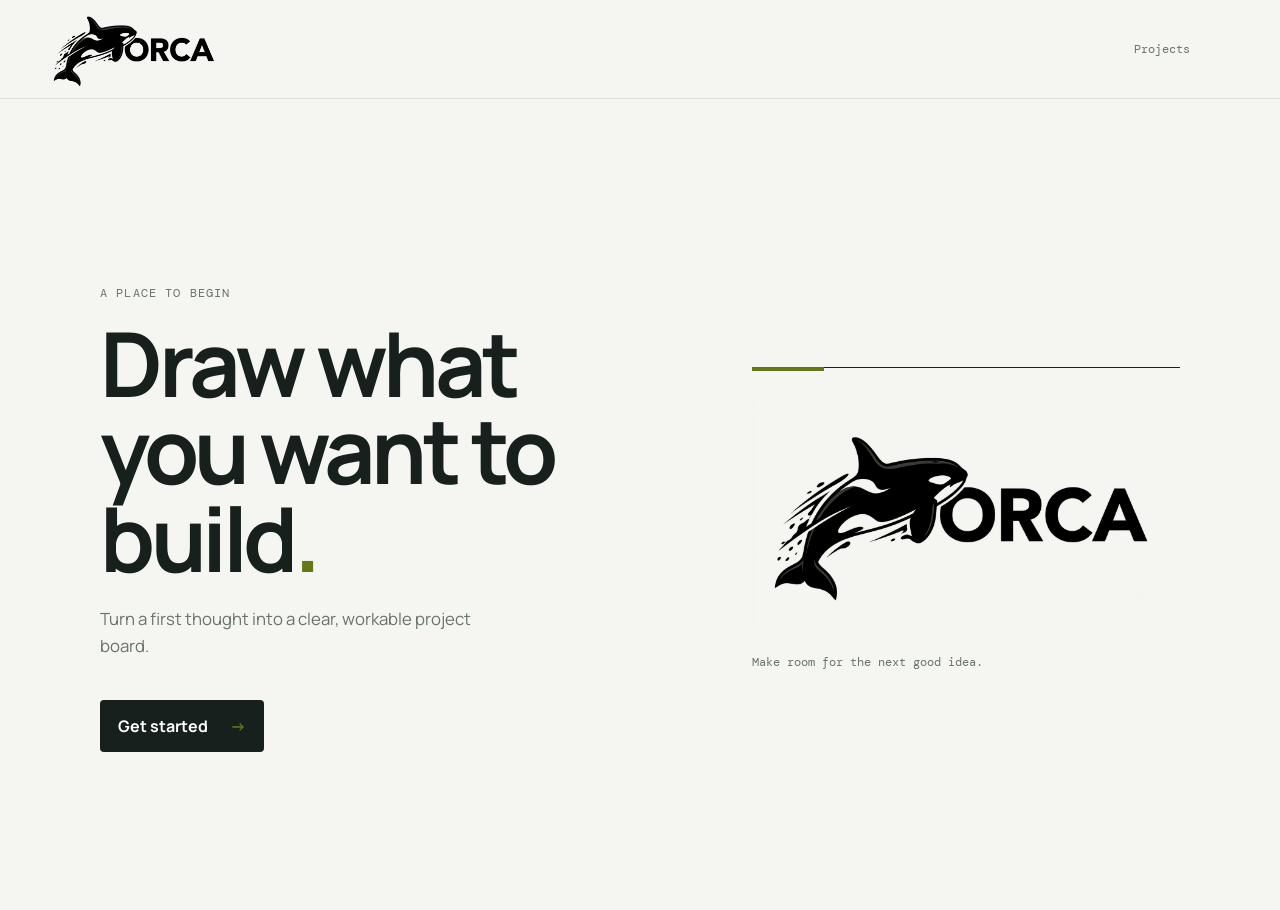
<file: index.html>
<!DOCTYPE html>
<html lang="en">
<head>
    <meta charset="UTF-8">
    <meta name="viewport" content="width=device-width, initial-scale=1.0">
    <title>ORCA</title>
    <link rel="stylesheet" href="./css/homestyle.css">
    <link rel="shortcut icon" href="./assets/logo.png" type="image/x-icon">
</head>
<body>
    <header class="home-header">
        <a class="brand" href="./index.html" aria-label="ORCA home">
            <img src="./assets/logo.png" alt="ORCA">
        </a>
        <a class="header-link" href="./html/projects-page.html">Projects</a>
    </header>

    <main class="home-main">
        <section class="home-copy" aria-labelledby="home-title">
            <p class="eyebrow">A place to begin</p>
            <h1 id="home-title">Draw what you want to build<span class="title-mark" aria-hidden="true">.</span></h1>
            <p class="home-description">Turn a first thought into a clear, workable project board.</p>
            <a class="start-link" href="./html/projects-page.html">Get started <span aria-hidden="true">-&gt;</span></a>
        </section>
        <section class="home-visual" aria-label="ORCA identity">
            <div class="visual-rule"></div>
            <img src="./assets/logo.png" alt="Orca illustration and ORCA wordmark">
            <p>Make room for the next good idea.</p>
        </section>
    </main>
</body>
</html>
</file>
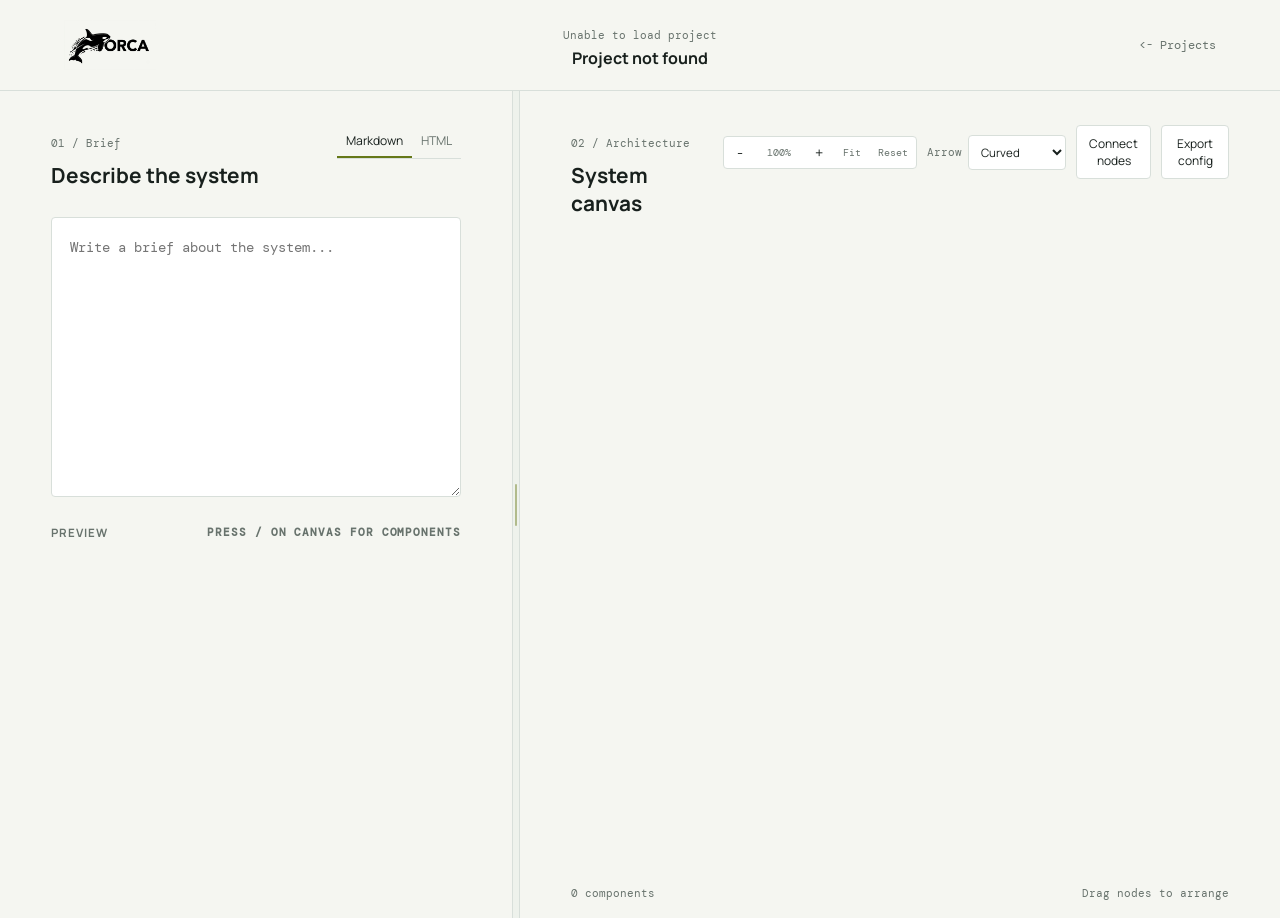
<file: html/drawboard.html>
<!DOCTYPE html>
<html lang="en">
<head>
    <meta charset="UTF-8">
    <meta name="viewport" content="width=device-width, initial-scale=1.0">
    <link rel="stylesheet" href="../css/drawboard.css">
    <script src="../js/drawboard.js" type="module"></script>
    <title>ORCA | Drawboard</title>
</head>
<body>
    <header class="drawboard-header">
        <a class="brand" href="../index.html" aria-label="ORCA home"><img src="../assets/logo.png" alt="ORCA"></a>
        <div class="board-title-wrap">
            <span class="board-status" id="save-status">Saved locally</span>
            <h1 id="project-title">Loading project</h1>
        </div>
        <a class="back-link" href="./projects-page.html">&lt;- Projects</a>
    </header>

    <main class="workspace" id="workspace">
        <section class="editor-panel" aria-labelledby="editor-heading">
            <div class="panel-heading">
                <div>
                    <p class="eyebrow">01 / Brief</p>
                    <h2 id="editor-heading">Describe the system</h2>
                </div>
                <div class="editor-tabs" role="tablist" aria-label="Editor mode">
                    <button class="editor-tab active" data-mode="markdown" role="tab" type="button">Markdown</button>
                    <button class="editor-tab" data-mode="html" role="tab" type="button">HTML</button>
                </div>
            </div>
            <div class="editor-shell">
                <textarea id="editor-input" spellcheck="false" placeholder="Write a brief about the system..."></textarea>
            </div>
            <div class="preview-heading"><span>Preview</span><span class="shortcut-hint">Press / on canvas for components</span></div>
            <article id="editor-preview" class="editor-preview"></article>
        </section>
        <div class="panel-resizer" id="panel-resizer" role="separator" aria-label="Resize brief and architecture panels" aria-valuemin="30" aria-valuemax="70" aria-valuenow="40" tabindex="0"></div>

        <section class="board-panel" aria-labelledby="board-heading">
            <div class="panel-heading board-panel-heading">
                <div>
                    <p class="eyebrow">02 / Architecture</p>
                    <h2 id="board-heading">System canvas</h2>
                </div>
                <div class="board-tools">
                    <div class="zoom-tools" aria-label="Canvas zoom controls">
                        <button class="zoom-button" id="zoom-out" type="button" aria-label="Zoom out">-</button>
                        <span id="zoom-level">100%</span>
                        <button class="zoom-button" id="zoom-in" type="button" aria-label="Zoom in">+</button>
                        <button class="zoom-button zoom-reset" id="zoom-fit" type="button">Fit</button>
                        <button class="zoom-button zoom-reset" id="zoom-reset" type="button">Reset</button>
                    </div>
                    <label class="edge-style-control">Arrow
                        <select id="edge-style" aria-label="Arrow style">
                            <option value="curved">Curved</option>
                            <option value="straight">Straight</option>
                        </select>
                    </label>
                    <button id="connect-toggle" class="tool-button" type="button">Connect nodes</button>
                    <button id="export-config" class="tool-button export-button" type="button">Export config</button>
                </div>
            </div>
            <div id="canvas-board" class="canvas-board">
                <canvas id="board-canvas" aria-hidden="true"></canvas>
                <svg id="edge-layer" aria-hidden="true"></svg>
                <div id="node-layer"></div>
                <div id="slash-menu" class="slash-menu" hidden></div>
                <div id="canvas-empty" class="canvas-empty"></div>
            </div>
            <footer class="board-footer"><span id="node-count">0 components</span><span>Drag nodes to arrange</span></footer>
        </section>
    </main>
    <dialog id="node-settings-dialog">
        <form id="node-settings-form">
            <div class="dialog-heading">
                <div>
                    <p class="eyebrow">Component settings</p>
                    <h2 id="node-settings-title">Environment variables</h2>
                </div>
                <button class="icon-button" id="close-node-settings" type="button" aria-label="Close settings">x</button>
            </div>
            <div id="node-fields"></div>
            <div class="node-settings-actions">
                <button class="tool-button" id="cancel-node-settings" type="button">Cancel</button>
                <button class="tool-button settings-save" type="submit">Save values</button>
            </div>
        </form>
    </dialog>
</body>
</html>
</file>
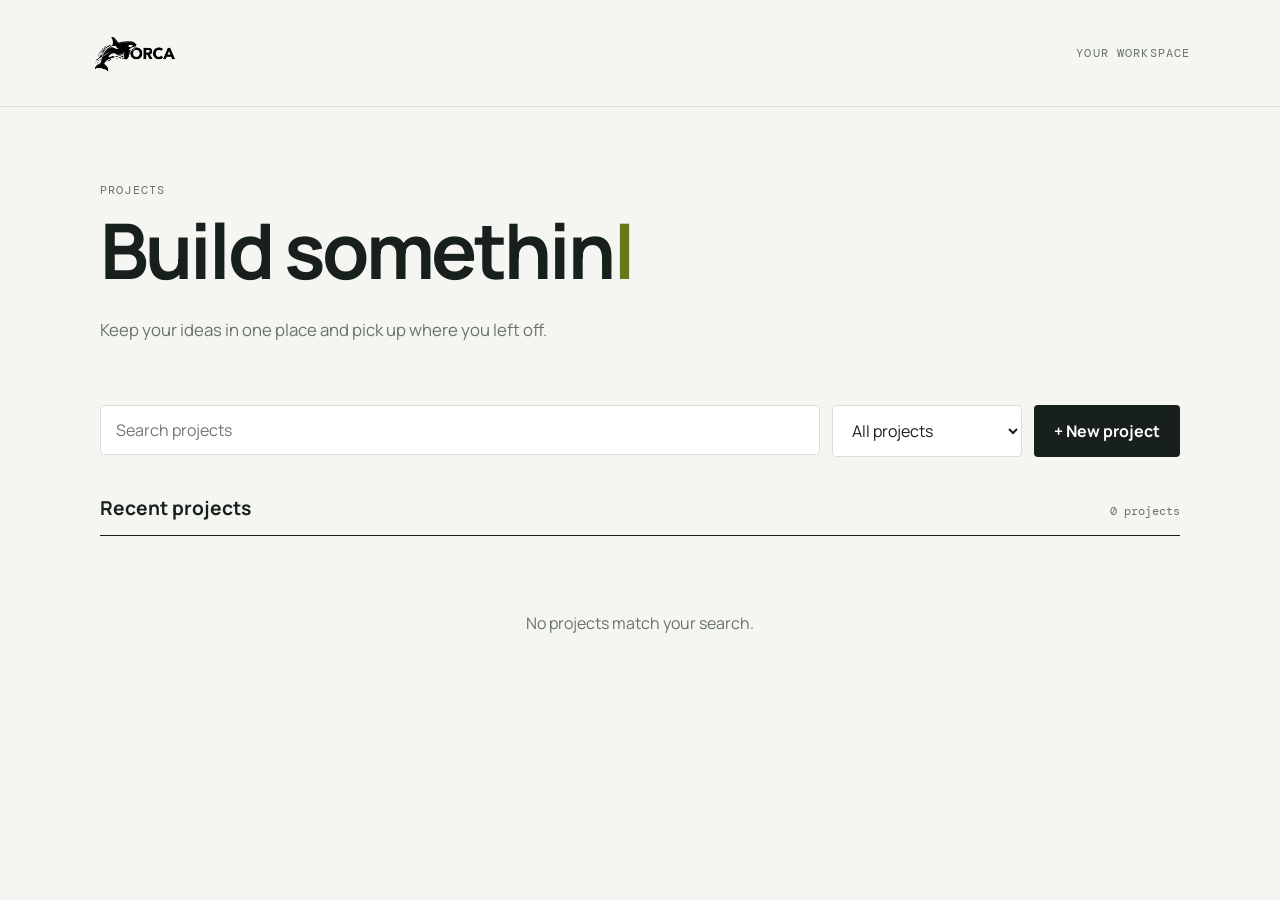
<file: html/projects-page.html>
<!DOCTYPE html>
<html lang="en">
<head>
    <meta charset="UTF-8">
    <meta name="viewport" content="width=device-width, initial-scale=1.0">
    <link rel="stylesheet" href="../css/projects-page.css">
    <script src="../js/projects-page.js" defer></script>
    <title>ORCA | Project</title>
</head>
<body>
    <header class="page-header">
        <a class="brand" href="../index.html" aria-label="ORCA home"><img src="../assets/logo.png" alt="ORCA"></a>
        <p class="page-kicker">Your workspace</p>
    </header>

    <main class="projects-page">
        <section class="intro" aria-labelledby="page-title">
            <p class="eyebrow">Projects</p>
            <h1 id="page-title" data-typing-text="Build something clear."></h1>
            <p class="intro-copy">Keep your ideas in one place and pick up where you left off.</p>
        </section>

        <section class="project-tools" aria-label="Project tools">
            <label class="search-field">
                <span class="sr-only">Search projects</span>
                <input id="project-search" type="search" placeholder="Search projects" autocomplete="off">
            </label>
            <label class="filter-field">
                <span class="sr-only">Filter projects</span>
                <select id="project-filter">
                    <option value="all">All projects</option>
                    <option value="active">Active</option>
                    <option value="archived">Archived</option>
                </select>
            </label>
            <button class="primary-button" id="add-project" type="button">+ New project</button>
        </section>

        <section class="projects-section" aria-labelledby="projects-heading">
            <div class="section-heading">
                <h2 id="projects-heading">Recent projects</h2>
                <span id="project-count" aria-live="polite"></span>
            </div>
            <div id="project-list" class="project-list" aria-live="polite"></div>
            <p id="empty-state" class="empty-state" hidden>No projects match your search.</p>
        </section>
    </main>

    <dialog id="project-dialog">
        <form id="project-form" method="dialog">
            <div class="dialog-heading">
                <div>
                    <p class="eyebrow">New project</p>
                    <h2>Give it a name</h2>
                </div>
                <button class="icon-button" id="close-dialog" type="button" aria-label="Close dialog">x</button>
            </div>
            <label for="project-name">Project name</label>
            <input id="project-name" name="name" type="text" maxlength="60" required placeholder="e.g. Brand refresh">
            <label for="project-description">Description <span>(optional)</span></label>
            <textarea id="project-description" name="description" rows="3" maxlength="160" placeholder="What are you making?"></textarea>
            <div class="dialog-actions">
                <button class="secondary-button" id="cancel-dialog" type="button">Cancel</button>
                <button class="primary-button" type="submit">Create project</button>
            </div>
        </form>
    </dialog>
</body>
</html>
</file>
<file: css/homestyle.css>
@import url('https://fonts.googleapis.com/css2?family=DM+Mono:wght@400;500&family=Manrope:wght@400;600;700;800&display=swap');

* {
    margin: 0;
    padding: 0;
    box-sizing: border-box;
}

:root {
    --ink: #18201d;
    --muted: #68736d;
    --line: #d8dfda;
    --paper: #f5f6f1;
    --accent: #d7f26b;
    --accent-dark: #657818;
}

body {
    min-height: 100vh;
    color: var(--ink);
    background: var(--paper);
    font-family: 'Manrope', 'Trebuchet MS', sans-serif;
}

a { color: inherit; text-decoration: none; }

.home-header {
    display: flex;
    align-items: center;
    justify-content: space-between;
    padding: 24px clamp(24px, 7vw, 100px);
    border-bottom: 1px solid var(--line);
}

.brand { display: block; width: 92px; }
.brand img { display: block; width: 100%; scale: 2; height: auto; mix-blend-mode: multiply; }
.header-link { color: var(--muted); font-family: 'DM Mono', monospace; font-size: .75rem; }
.header-link span, .start-link span { color: var(--accent-dark); }

.home-main {
    display: grid;
    grid-template-columns: minmax(0, 1.1fr) minmax(280px, .9fr);
    gap: clamp(44px, 10vw, 150px);
    width: min(1080px, calc(100% - 48px));
    min-height: calc(100vh - 89px);
    margin: 0 auto;
    padding: clamp(64px, 12vh, 150px) 0 80px;
    align-items: center;
}

.eyebrow {
    color: var(--muted);
    font-family: 'DM Mono', monospace;
    font-size: .72rem;
    text-transform: uppercase;
    letter-spacing: .1em;
}

.home-copy h1 {
    max-width: 620px;
    margin: 18px 0 24px;
    font-size: clamp(3rem, 7vw, 6.5rem);
    line-height: .98;
    letter-spacing: -.05em;
}

.title-mark { color: var(--accent-dark); }
.home-description { max-width: 390px; color: var(--muted); font-size: 1.05rem; line-height: 1.6; }
.start-link { display: inline-flex; gap: 22px; align-items: center; margin-top: 40px; padding: 15px 18px; background: var(--ink); color: white; border-radius: 4px; font-weight: 700; }
.start-link:hover { background: #34423b; }
.home-visual { position: relative; padding: 28px 0 0; border-top: 1px solid var(--ink); }
.visual-rule { position: absolute; top: -1px; left: 0; width: 72px; border-top: 4px solid var(--accent-dark); }
.home-visual img { display: block; width: 100%; mix-blend-mode: multiply; }
.home-visual p { margin-top: 24px; color: var(--muted); font-family: 'DM Mono', monospace; font-size: .75rem; }

@media (max-width: 700px) {
    .home-main {
        display: block;
        min-height: auto;
        padding-top: 70px;
    }
    .home-copy h1 { font-size: clamp(3rem, 15vw, 5rem); }
    .home-visual { margin-top: 76px; }
}

@media (prefers-reduced-motion: reduce) {
    .home-copy h1::after { animation: none; }
}
</file>
<file: css/drawboard.css>
@import url('https://fonts.googleapis.com/css2?family=DM+Mono:wght@400;500&family=Manrope:wght@400;600;700;800&display=swap');

:root { --ink: #18201d; --muted: #68736d; --line: #d8dfda; --paper: #f5f6f1; --white: #fff; --accent: #d7f26b; --accent-dark: #657818; }
* { box-sizing: border-box; }
body { min-height: 100vh; margin: 0; color: var(--ink); background: var(--paper); font-family: 'Manrope', sans-serif; }
button, textarea { font: inherit; }
button { cursor: pointer; }
a { color: inherit; text-decoration: none; }
.drawboard-header { display: grid; grid-template-columns: 1fr auto 1fr; align-items: center; padding: 20px clamp(20px, 5vw, 72px); border-bottom: 1px solid var(--line); background: var(--paper); }
.brand { display: block; width: 92px; }
.brand img { display: block; width: 100%; height: auto; mix-blend-mode: multiply; }
.back-link { justify-self: end; color: var(--muted); font-family: 'DM Mono', monospace; font-size: .72rem; }
.board-title-wrap { text-align: center; }
.board-title-wrap h1 { margin: 3px 0 0; font-size: 1rem; }
.board-status, .eyebrow, .shortcut-hint, .board-footer { color: var(--muted); font-family: 'DM Mono', monospace; font-size: .68rem; }
.workspace { --editor-width: 40%; display: grid; grid-template-columns: minmax(280px, var(--editor-width)) 8px minmax(360px, 1fr); min-height: calc(100vh - 73px); }
.editor-panel { min-width: 0; padding: 34px clamp(20px, 4vw, 58px); }
.board-panel { position: relative; display: flex; min-width: 0; flex-direction: column; padding: 0; }
.editor-panel { border-right: 0; }
.panel-resizer { position: relative; z-index: 10; cursor: col-resize; border-left: 1px solid var(--line); border-right: 1px solid var(--line); background: #eef2ec; }
.panel-resizer::after { content: ''; position: absolute; top: 50%; left: 2px; width: 2px; height: 42px; transform: translateY(-50%); border-radius: 2px; background: var(--accent-dark); opacity: .45; }
.panel-resizer:focus-visible { outline: 2px solid var(--accent-dark); outline-offset: -2px; }
.panel-resizer.dragging { background: var(--accent); }
.panel-heading { display: flex; align-items: flex-start; justify-content: space-between; gap: 18px; margin-bottom: 28px; }
.panel-heading h2 { margin: 8px 0 0; font-size: 1.3rem; }
.editor-tabs { display: flex; border-bottom: 1px solid var(--line); }
.editor-tab { border: 0; border-bottom: 2px solid transparent; padding: 7px 9px; background: none; color: var(--muted); font-size: .76rem; }
.editor-tab.active { border-color: var(--accent-dark); color: var(--ink); }
.editor-shell { position: relative; }
#editor-input { display: block; width: 100%; min-height: 280px; resize: vertical; border: 1px solid var(--line); border-radius: 4px; padding: 18px; outline: none; background: var(--white); color: var(--ink); font: .88rem/1.7 'DM Mono', monospace; }
#editor-input:focus { border-color: var(--accent-dark); box-shadow: 0 0 0 3px #d7f26b66; }
.slash-menu { position: absolute; z-index: 5; top: 54px; left: 14px; width: min(360px, calc(100% - 28px)); max-height: min(460px, calc(100% - 70px)); overflow-y: auto; border: 1px solid var(--line); border-radius: 5px; background: var(--white); box-shadow: 0 14px 35px #18201d22; }
.slash-menu button { display: flex; width: 100%; align-items: center; gap: 10px; border: 0; border-bottom: 1px solid var(--line); padding: 10px 12px; background: var(--white); text-align: left; }
.slash-menu button:hover { background: #f1f7d8; }
.slash-menu img, .canvas-node img { width: 28px; height: 28px; object-fit: contain; }
.slash-menu span { display: grid; gap: 3px; flex: 1; }
.slash-menu small { color: var(--muted); font-size: .68rem; }
.slash-menu kbd { color: var(--muted); font-size: .68rem; }
.slash-menu p { padding: 14px; color: var(--muted); font-size: .8rem; }
.preview-heading { display: flex; justify-content: space-between; margin: 28px 0 10px; color: var(--muted); font-size: .72rem; font-weight: 700; text-transform: uppercase; letter-spacing: .08em; }
.editor-preview { min-height: 140px; padding: 4px 2px; color: #3e4943; font-size: .88rem; line-height: 1.7; }
.editor-preview h1, .editor-preview h2, .editor-preview h3 { color: var(--ink); line-height: 1.2; }
.editor-preview code { padding: 2px 4px; background: #e8eedc; font-family: 'DM Mono', monospace; font-size: .8em; }
.preview-placeholder { color: #9da8a0; }
.board-panel-heading { position: absolute; z-index: 4; top: 34px; right: clamp(20px, 4vw, 58px); left: clamp(20px, 4vw, 58px); margin: 0; }
.board-tools { display: flex; align-items: center; gap: 10px; }
.zoom-tools { display: flex; align-items: center; gap: 5px; border: 1px solid var(--line); border-radius: 4px; padding: 2px; background: var(--white); }
.zoom-button { min-width: 27px; height: 27px; border: 0; background: transparent; color: var(--ink); font-size: .9rem; }
.zoom-button:hover { background: #f1f7d8; }
.zoom-reset { width: auto; padding: 0 6px; color: var(--muted); font: .65rem 'DM Mono', monospace; }
#zoom-level { min-width: 42px; color: var(--muted); text-align: center; font: .65rem 'DM Mono', monospace; }
.edge-style-control { display: flex; align-items: center; gap: 6px; color: var(--muted); font: .68rem 'DM Mono', monospace; }
.edge-style-control select { border: 1px solid var(--line); border-radius: 4px; padding: 8px 24px 8px 8px; background: var(--white); color: var(--ink); font: .72rem 'Manrope', sans-serif; }
.tool-button { border: 1px solid var(--line); border-radius: 4px; padding: 9px 12px; background: var(--white); color: var(--ink); font-size: .75rem; }
.tool-button.active { border-color: var(--accent-dark); background: var(--accent); }
.canvas-board { position: relative; flex: 1; min-height: 540px; overflow: hidden; border: 0; border-radius: 0; }
#board-canvas, #edge-layer { position: absolute; inset: 0; width: 100%; height: 100%; }
#edge-layer { pointer-events: auto; transform-origin: 0 0; }
.edge-path { fill: none; stroke: var(--accent-dark); stroke-width: 2; }
.straight-edge { stroke-dasharray: none; }
.edge-hit { fill: none; stroke: transparent; stroke-width: 14; pointer-events: stroke; cursor: pointer; }
.edge-hit:hover { stroke: #d7f26b88; }
#node-layer { position: absolute; inset: 0; transform-origin: 0 0; pointer-events: none; }
.canvas-node { position: absolute; display: flex; width: 190px; min-height: 72px; align-items: center; gap: 11px; padding: 13px; border: 1px solid #b9c5bc; border-radius: 5px; background: var(--white); box-shadow: 0 5px 12px #18201d12; user-select: none; touch-action: none; pointer-events: auto; }
.canvas-node:hover, .canvas-node.connection-source { border-color: var(--accent-dark); box-shadow: 0 0 0 3px #d7f26b88; }
.canvas-node span { color: var(--muted); font: .6rem 'DM Mono', monospace; text-transform: uppercase; }
.canvas-node h3 { margin: 4px 0 0; font-size: .77rem; line-height: 1.2; }
.node-connect { position: absolute; top: -10px; right: -10px; display: none; width: 20px; height: 20px; border: 1px solid var(--accent-dark); border-radius: 50%; background: var(--accent); color: var(--ink); line-height: 1; }
.canvas-node:hover .node-connect, .canvas-node.connection-source .node-connect { display: block; }
.node-delete { position: absolute; top: 7px; right: 7px; display: block; width: 18px; height: 18px; border: 0; padding: 0; background: transparent; color: var(--muted); font-size: .8rem; line-height: 1; }
.node-delete:hover { color: #a13b32; }
.node-settings-actions { display: flex; justify-content: flex-end; gap: 10px; margin-top: 24px; }
.settings-save { background: var(--ink); color: var(--white); }
.environment-field, .boolean-field { display: grid; gap: 7px; margin-top: 16px; }
.environment-field > span, .boolean-field > span { display: grid; gap: 4px; }
.environment-field strong, .boolean-field strong { font-size: .78rem; }
.environment-field small, .boolean-field small { color: var(--muted); font-size: .7rem; line-height: 1.4; }
.environment-field textarea { resize: vertical; font: .78rem/1.5 'DM Mono', monospace; }
.boolean-field { grid-template-columns: auto 1fr; align-items: start; }
.boolean-field input { width: 17px; height: 17px; margin: 0; accent-color: var(--accent-dark); }
.no-fields { color: var(--muted); font-size: .82rem; }
dialog { width: min(500px, calc(100% - 32px)); max-height: min(720px, calc(100% - 32px)); overflow: auto; border: 0; border-radius: 6px; padding: 0; color: var(--ink); box-shadow: 0 22px 70px #18201d38; }
dialog::backdrop { background: #18201d88; }
#node-settings-form { padding: 30px; }
.dialog-heading { display: flex; align-items: flex-start; justify-content: space-between; gap: 20px; margin-bottom: 24px; }
.dialog-heading h2 { margin: 8px 0 0; font-size: 1.45rem; }
.icon-button { width: 30px; height: 30px; border: 0; background: transparent; color: var(--muted); font-size: 1.1rem; }
.canvas-empty { position: absolute; inset: 0; display: grid; place-content: center; color: var(--muted); text-align: center; font-size: .86rem; line-height: 1.8; pointer-events: none; }
.canvas-empty strong { color: var(--accent-dark); }
.board-footer { position: absolute; z-index: 4; right: clamp(20px, 4vw, 58px); bottom: 18px; left: clamp(20px, 4vw, 58px); display: flex; justify-content: space-between; padding-top: 13px; }
@media (max-width: 900px) { .workspace { grid-template-columns: 1fr; } .panel-resizer { display: none; } .editor-panel { border-right: 0; border-bottom: 1px solid var(--line); } .canvas-board { min-height: 480px; } }
@media (max-width: 560px) { .drawboard-header { grid-template-columns: 1fr auto; } .board-title-wrap { grid-row: 2; grid-column: 1 / -1; margin-top: 16px; text-align: left; } .workspace { min-height: auto; } .canvas-board { min-height: 430px; } .editor-panel { padding: 28px 20px; } .board-panel-heading { top: 28px; right: 20px; left: 20px; } .board-footer { right: 20px; bottom: 14px; left: 20px; } }
</file>
<file: css/projects-page.css>
@import url('https://fonts.googleapis.com/css2?family=DM+Mono:wght@400;500&family=Manrope:wght@400;600;700;800&display=swap');

:root {
	--ink: #18201d;
	--muted: #68736d;
	--line: #d8dfda;
	--paper: #f5f6f1;
	--white: #ffffff;
	--accent: #d7f26b;
	--accent-dark: #657818;
}

* { box-sizing: border-box; }

body {
	margin: 0;
	min-height: 100vh;
	color: var(--ink);
	background: var(--paper);
	font-family: 'Manrope', sans-serif;
}

button, input, select, textarea { font: inherit; }
button { cursor: pointer; }

.page-header {
	display: flex;
	align-items: center;
	justify-content: space-between;
	padding: 28px clamp(24px, 7vw, 100px);
	border-bottom: 1px solid var(--line);
}

.brand { display: block; width: 92px; }
.brand img { display: block; width: 100%; height: auto; mix-blend-mode: multiply; }
.page-kicker, .eyebrow { margin: 0; color: var(--muted); font-family: 'DM Mono', monospace; font-size: .72rem; text-transform: uppercase; letter-spacing: .1em; }
.projects-page { width: min(1080px, calc(100% - 48px)); margin: 0 auto; padding: 76px 0 100px; }
.intro { max-width: 650px; }
.intro h1 { min-height: 1.2em; margin: 12px 0 16px; font-size: clamp(2.4rem, 6vw, 5.4rem); line-height: 1.03; letter-spacing: -.04em; }
.intro h1::after { content: '|'; color: var(--accent-dark); animation: blink .75s step-end infinite; }
.intro-copy { margin: 0; color: var(--muted); font-size: 1.05rem; }

.project-tools { display: grid; grid-template-columns: minmax(180px, 1fr) 190px auto; gap: 12px; margin: 64px 0 38px; }
input, select, textarea { width: 100%; border: 1px solid var(--line); border-radius: 4px; background: var(--white); color: var(--ink); padding: 13px 15px; outline: none; }
input:focus, select:focus, textarea:focus { border-color: var(--accent-dark); box-shadow: 0 0 0 3px #d7f26b66; }
.primary-button, .secondary-button { border: 0; border-radius: 4px; padding: 0 20px; font-weight: 700; }
.primary-button { background: var(--ink); color: var(--white); }
.primary-button:hover { background: #34423b; }
.secondary-button { border: 1px solid var(--line); background: var(--white); color: var(--ink); }
.section-heading { display: flex; align-items: baseline; justify-content: space-between; border-bottom: 1px solid var(--ink); padding-bottom: 14px; }
.section-heading h2 { margin: 0; font-size: 1.2rem; }
#project-count { color: var(--muted); font-family: 'DM Mono', monospace; font-size: .75rem; }
.project-list { display: grid; grid-template-columns: repeat(3, 1fr); gap: 16px; padding-top: 18px; }
.project-card { display: flex; min-height: 190px; flex-direction: column; justify-content: space-between; padding: 22px; border: 1px solid var(--line); border-radius: 4px; background: var(--white); animation: rise .35s ease both; cursor: pointer; }
.project-card:hover, .project-card:focus-visible { border-color: var(--accent-dark); outline: none; box-shadow: 0 5px 0 var(--accent); }
.project-card h3 { margin: 12px 0 8px; font-size: 1.15rem; }
.project-card p { margin: 0; color: var(--muted); font-size: .88rem; line-height: 1.5; }
.card-meta { display: flex; align-items: center; justify-content: space-between; color: var(--muted); font-family: 'DM Mono', monospace; font-size: .7rem; }
.status { color: var(--accent-dark); }
.delete-button { border: 0; background: transparent; color: var(--muted); font-size: .75rem; }
.delete-button:hover { color: #a13b32; }
.empty-state { padding: 42px 0; color: var(--muted); text-align: center; }

dialog { width: min(460px, calc(100% - 32px)); border: 0; border-radius: 6px; padding: 0; color: var(--ink); box-shadow: 0 20px 70px #18201d33; }
dialog::backdrop { background: #18201d88; }
#project-form { padding: 30px; }
.dialog-heading { display: flex; justify-content: space-between; margin-bottom: 28px; }
.dialog-heading h2 { margin: 8px 0 0; font-size: 1.5rem; }
.icon-button { width: 30px; height: 30px; border: 0; background: transparent; color: var(--muted); font-size: 1.2rem; }
#project-form label { display: block; margin: 16px 0 7px; font-size: .8rem; font-weight: 700; }
#project-form label span { color: var(--muted); font-weight: 400; }
.dialog-actions { display: flex; justify-content: flex-end; gap: 10px; margin-top: 24px; }
.dialog-actions button { min-height: 42px; }
.sr-only { position: absolute; width: 1px; height: 1px; padding: 0; margin: -1px; overflow: hidden; clip: rect(0, 0, 0, 0); white-space: nowrap; border: 0; }

@keyframes blink { 50% { opacity: 0; } }
@keyframes rise { from { opacity: 0; transform: translateY(8px); } to { opacity: 1; transform: translateY(0); } }
@media (max-width: 700px) {
	.projects-page { padding-top: 48px; }
	.project-tools { grid-template-columns: 1fr 1fr; margin-top: 42px; }
	.project-tools .primary-button { min-height: 46px; grid-column: 1 / -1; }
	.project-list { grid-template-columns: 1fr; }
}
</file>
